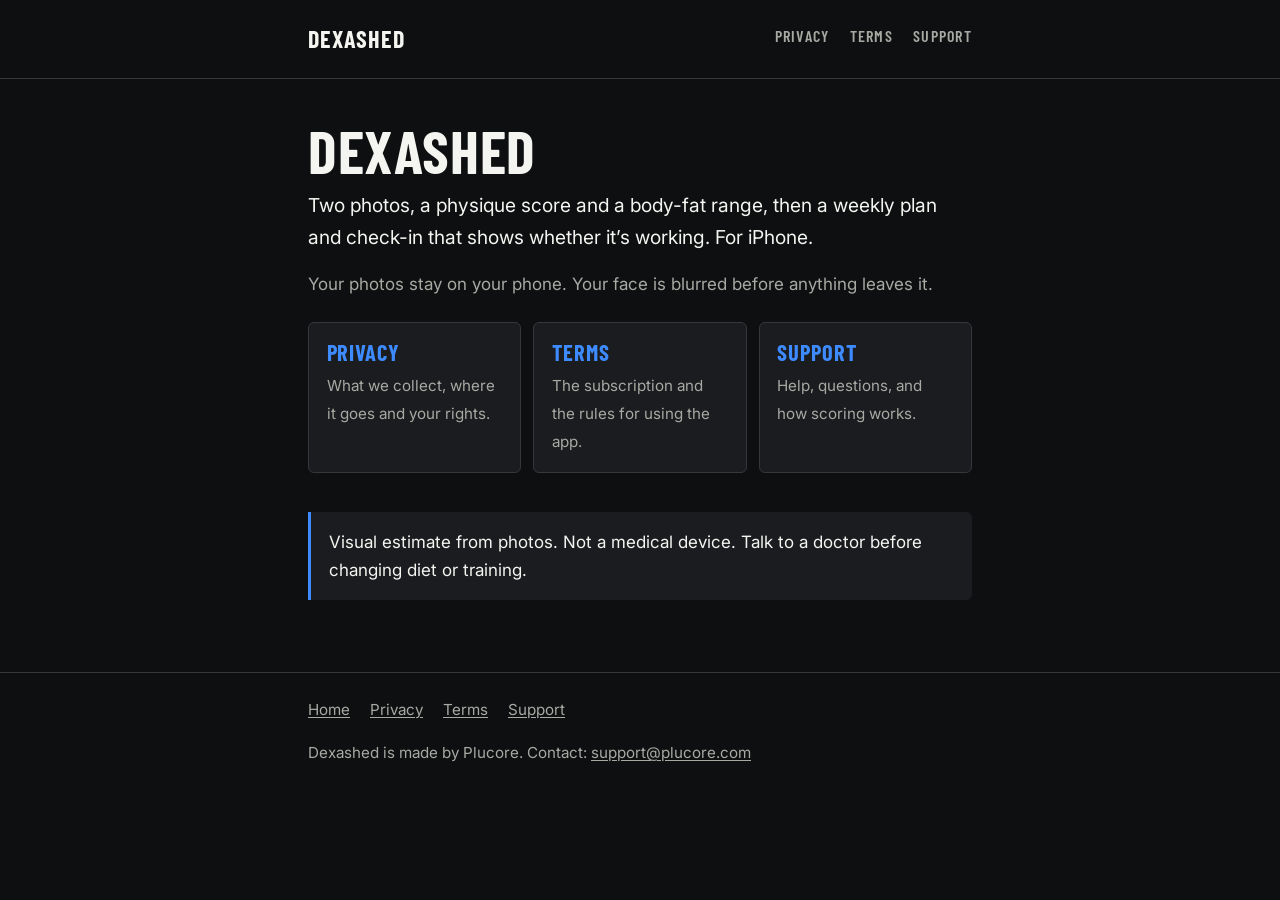
<file: index.html>
<!doctype html>
<html lang="en-GB">
<head>
<meta charset="utf-8">
<meta name="viewport" content="width=device-width, initial-scale=1">
<title>Legal and support</title>
<meta name="description" content="Privacy policy, terms of use and support for the iPhone app.">
<link rel="preconnect" href="https://fonts.googleapis.com">
<link rel="preconnect" href="https://fonts.gstatic.com" crossorigin>
<link rel="stylesheet" href="https://fonts.googleapis.com/css2?family=Barlow+Condensed:wght@600;700&family=Inter:wght@400;600&display=swap">
<link rel="stylesheet" href="style.css">
</head>
<body>
<header class="site"><div class="wrap">
  <a class="brand app" href="./" aria-current="page"></a>
  <nav class="site" aria-label="Pages"><ul>
    <li><a href="privacy.html">Privacy</a></li>
    <li><a href="terms.html">Terms</a></li>
    <li><a href="support.html">Support</a></li>
  </ul></nav>
</div></header>

<main><div class="wrap">
<h1 class="app"></h1>
<p class="lede">Two photos, a physique score and a body-fat range, then a weekly plan and check-in that shows whether it’s working. For iPhone.</p>
<p class="muted">Your photos stay on your phone. Your face is blurred before anything leaves it.</p>

<ul class="cards">
  <li><a href="privacy.html"><strong>Privacy</strong><span>What we collect, where it goes and your rights.</span></a></li>
  <li><a href="terms.html"><strong>Terms</strong><span>The subscription and the rules for using the app.</span></a></li>
  <li><a href="support.html"><strong>Support</strong><span>Help, questions, and how scoring works.</span></a></li>
</ul>

<div class="note"><p>Visual estimate from photos. Not a medical device. Talk to a doctor before changing diet or training.</p></div>
</div></main>

<footer class="site"><div class="wrap">
  <ul>
    <li><a href="./">Home</a></li>
    <li><a href="privacy.html">Privacy</a></li>
    <li><a href="terms.html">Terms</a></li>
    <li><a href="support.html">Support</a></li>
  </ul>
  <p><span class="app"></span> is made by Plucore. Contact: <a href="mailto:support@plucore.com">support@plucore.com</a></p>
</div></footer>
</body>
</html>
</file>
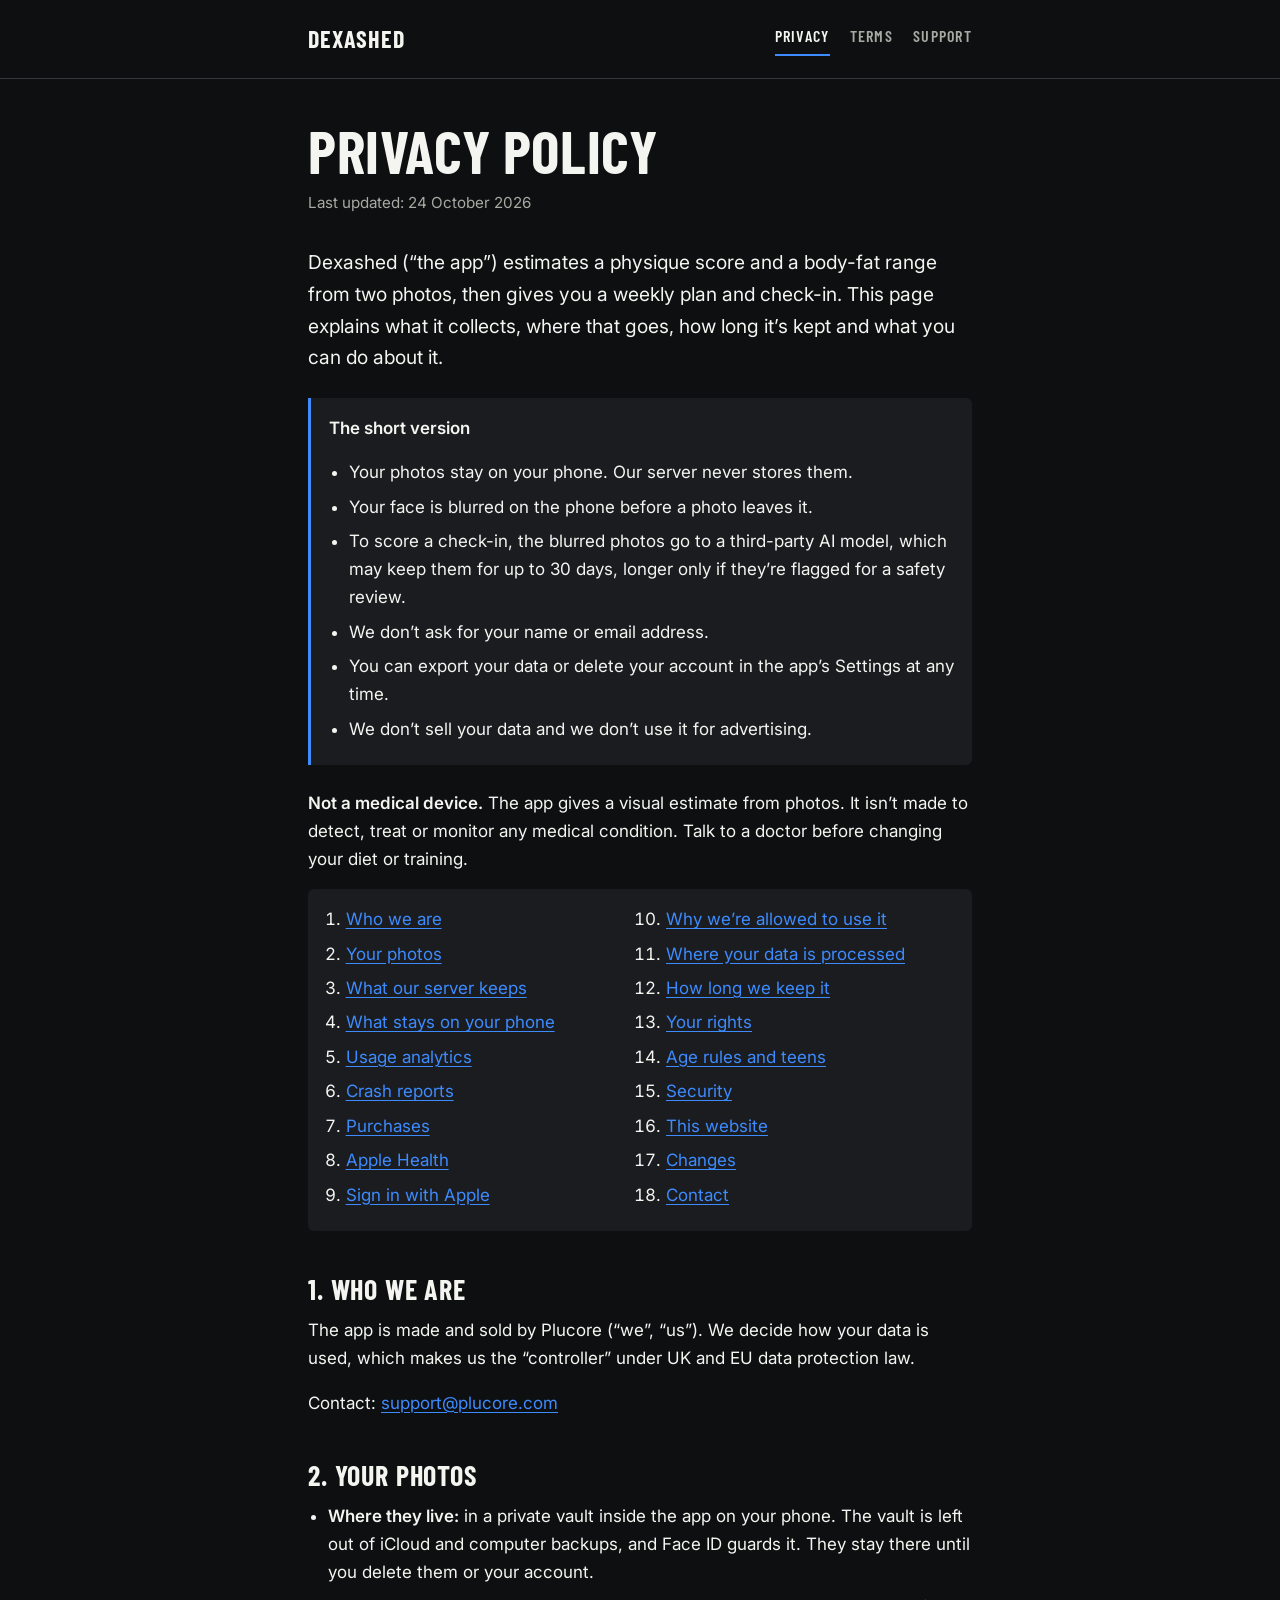
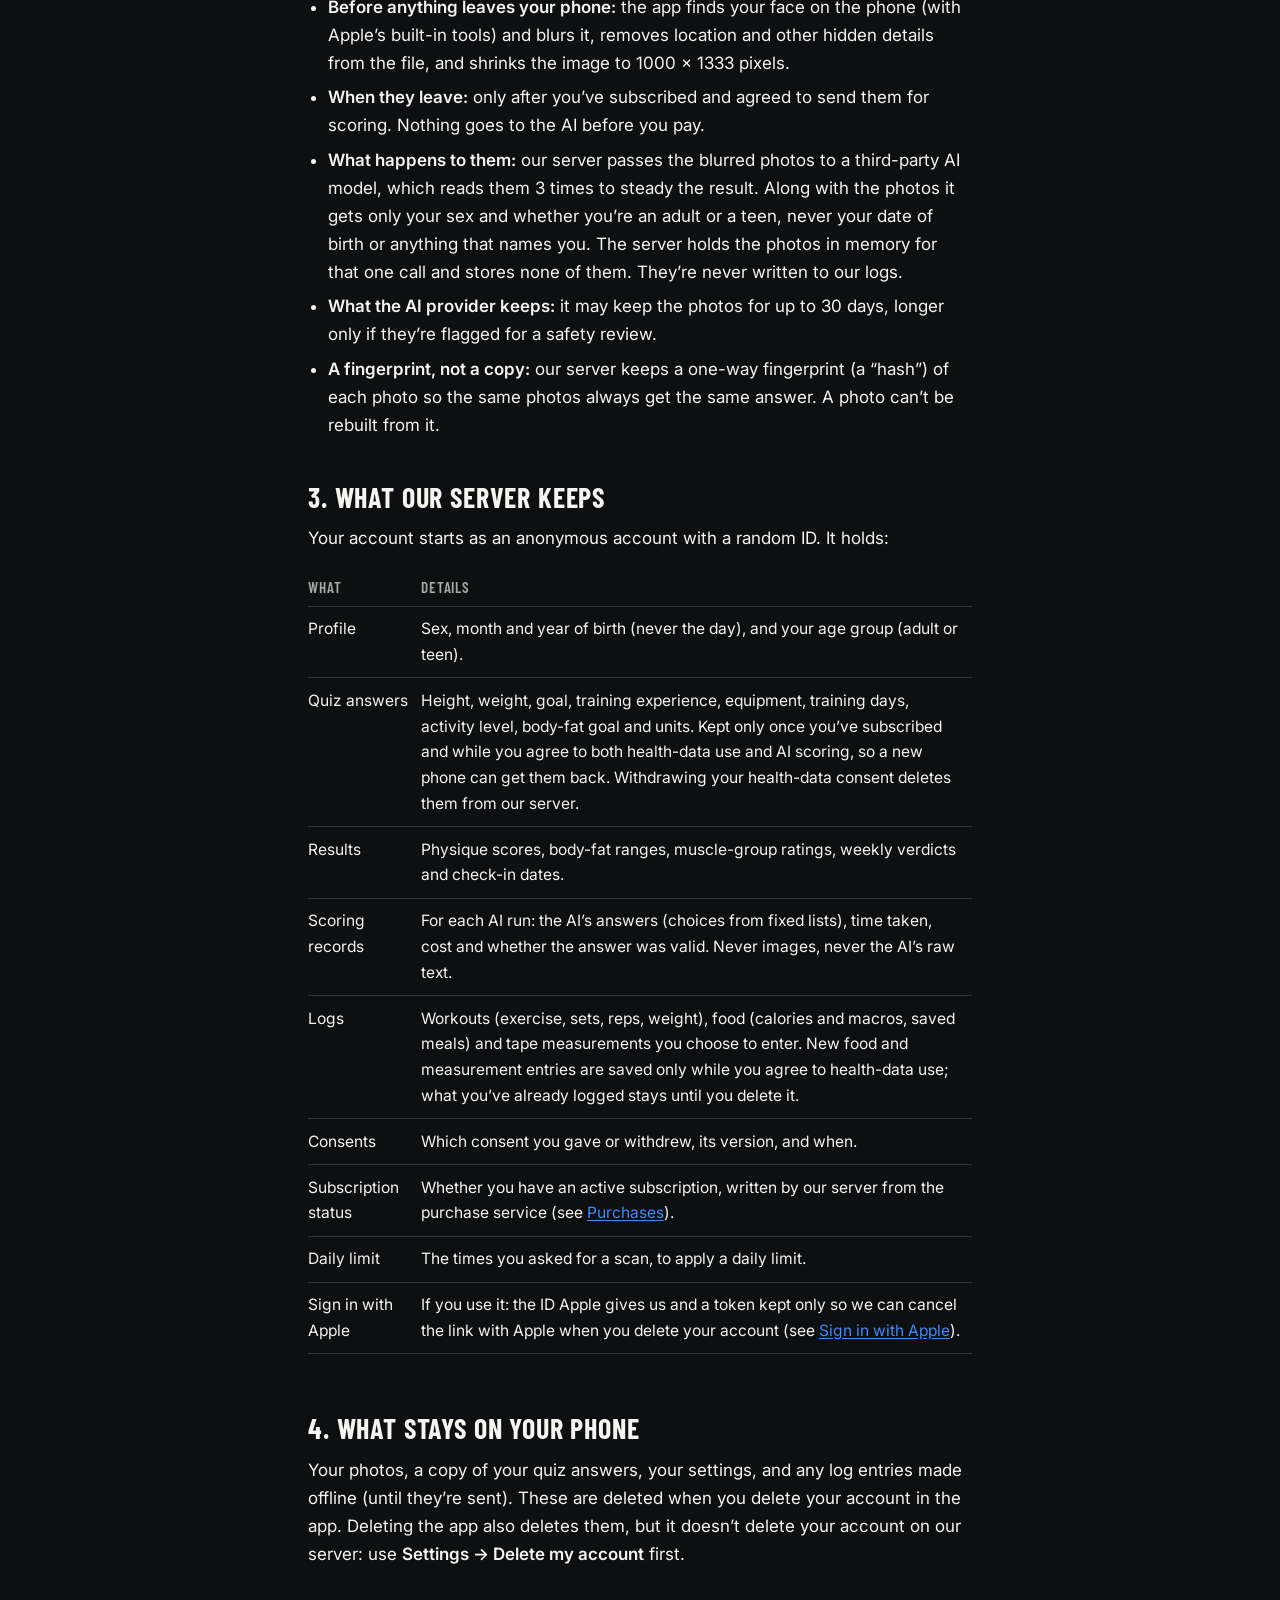
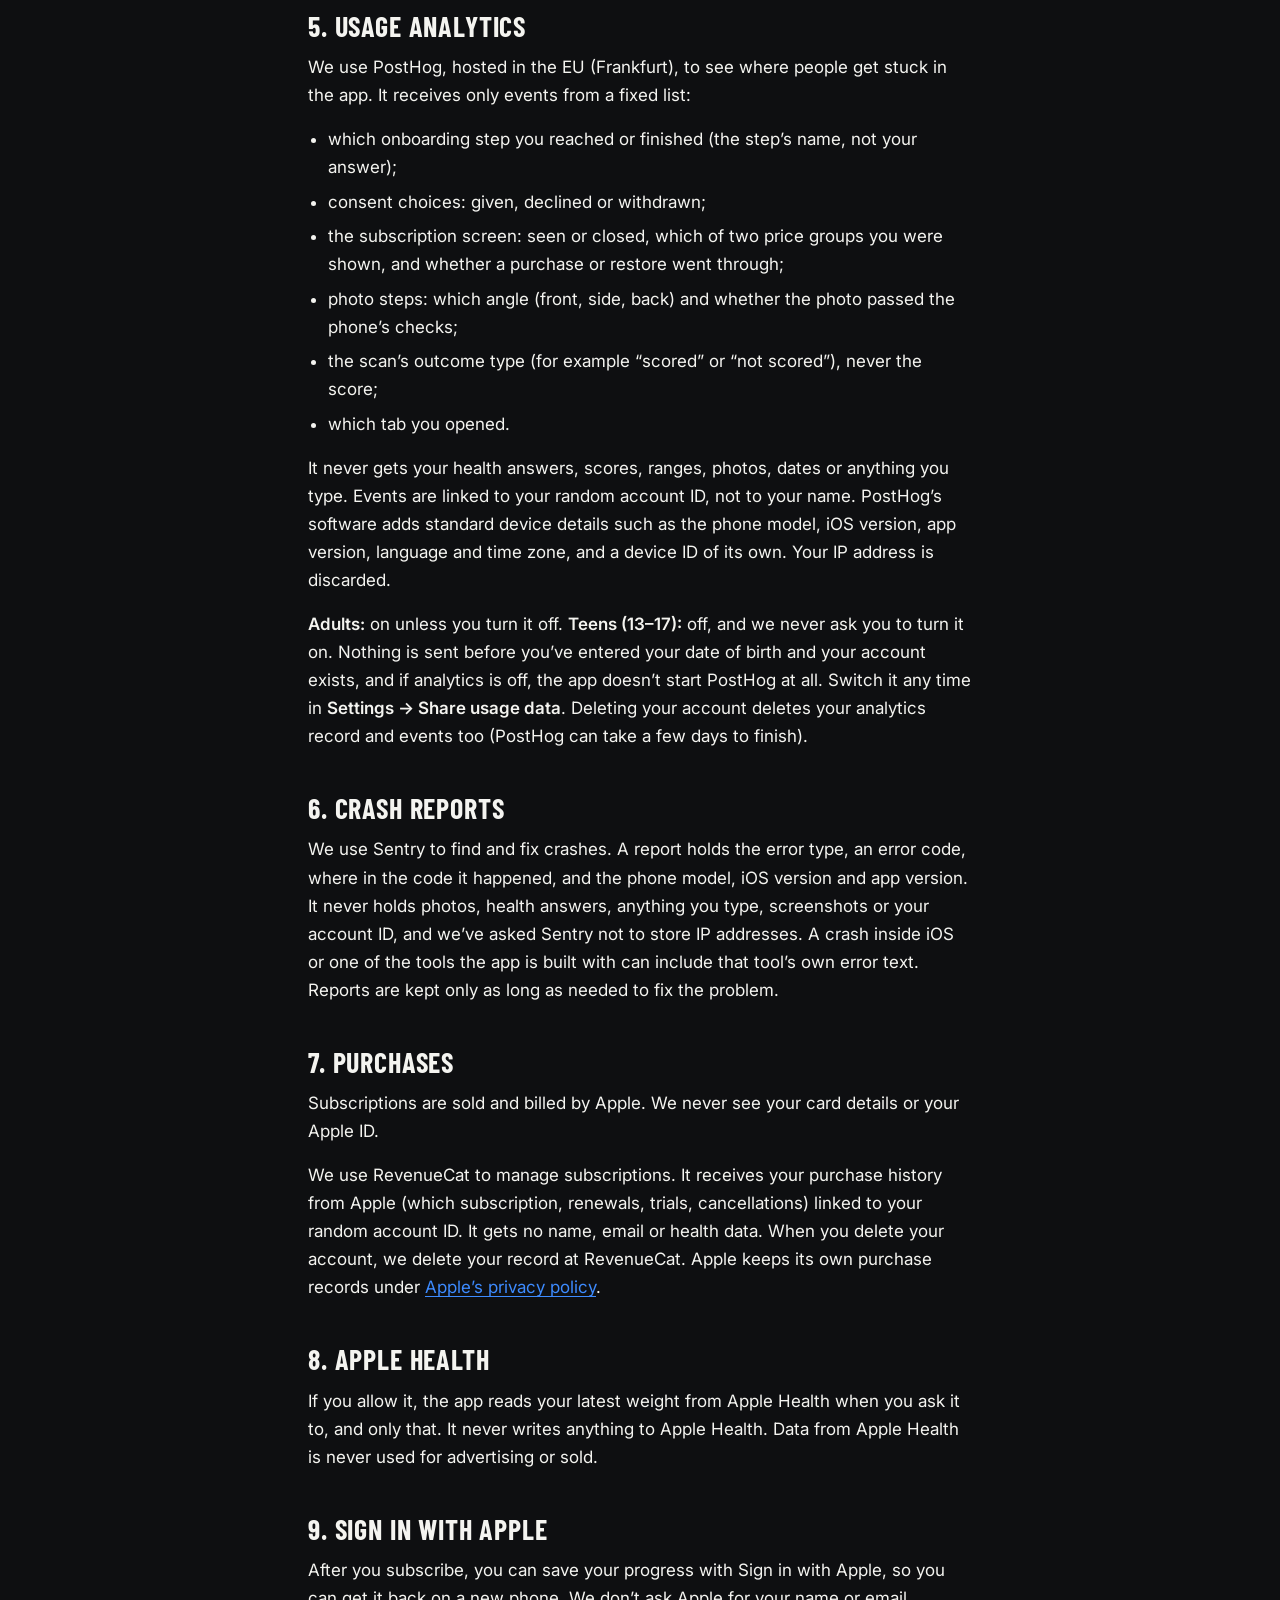
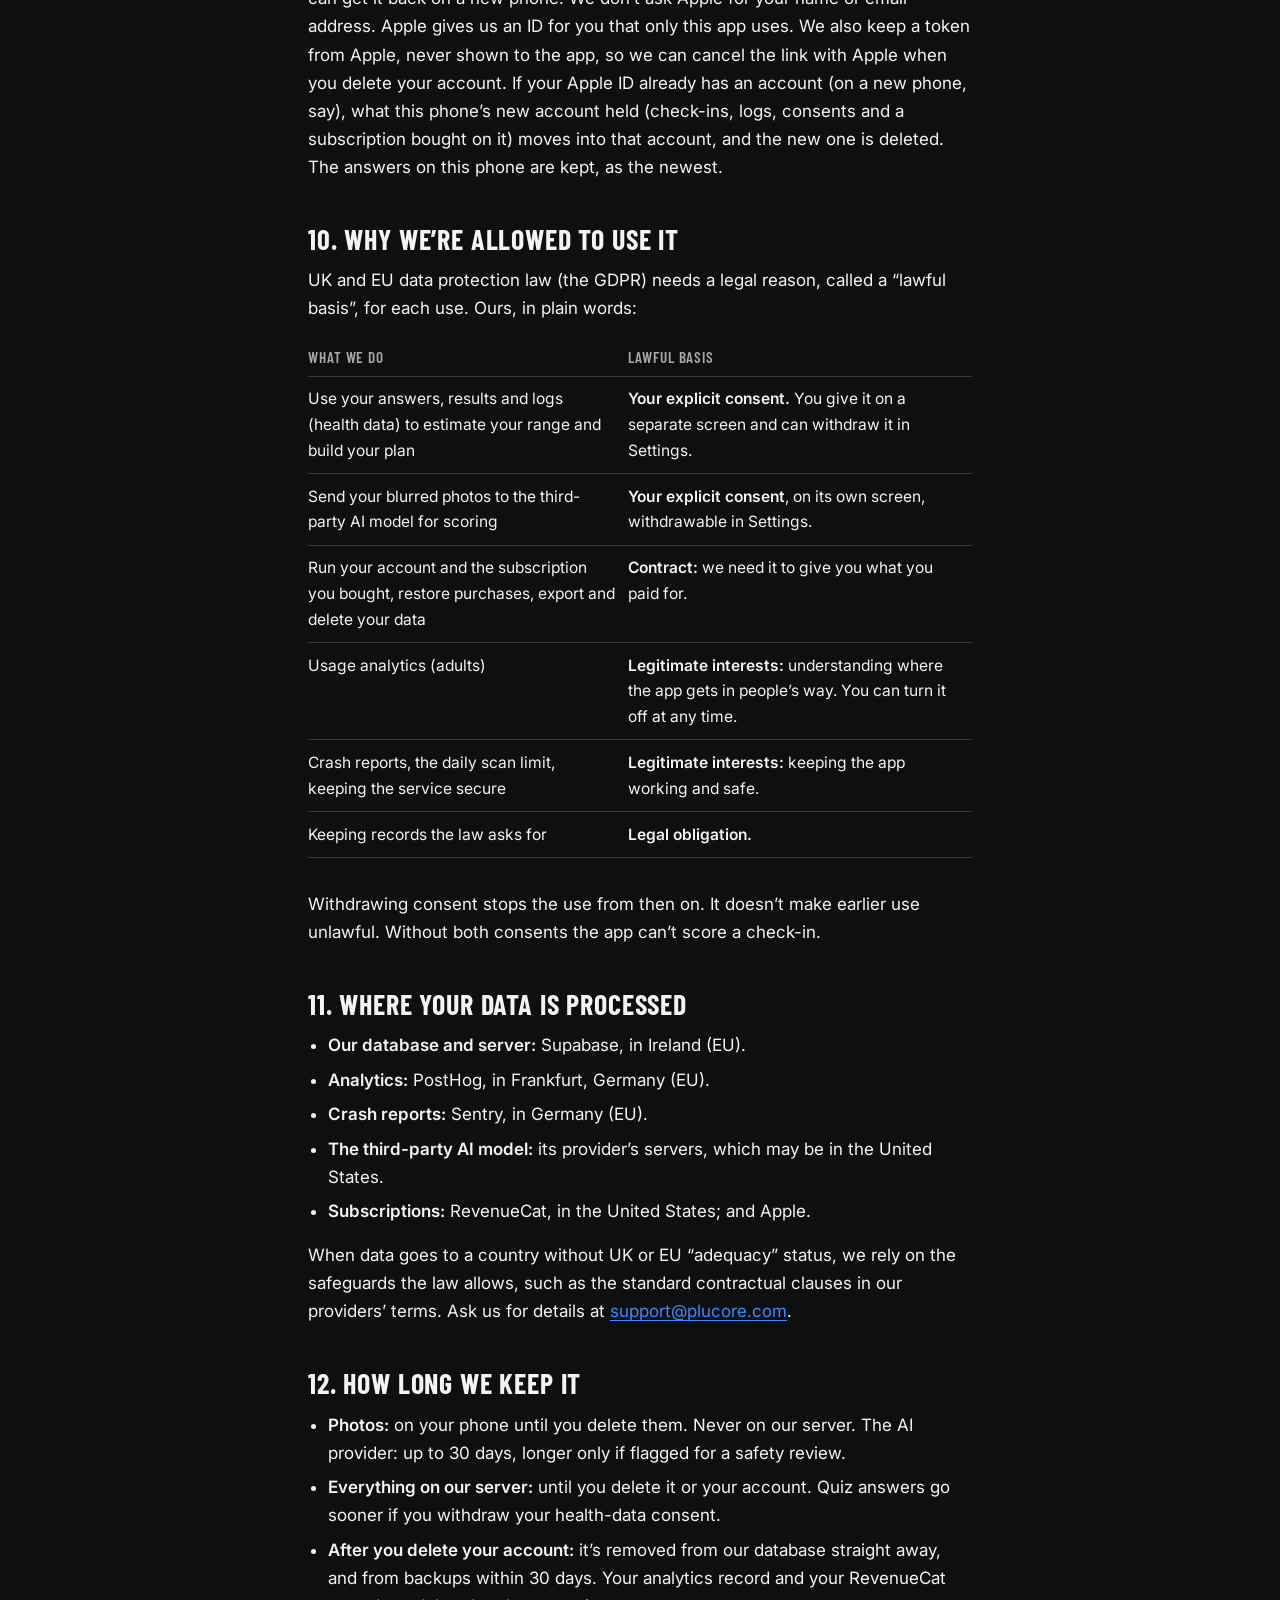
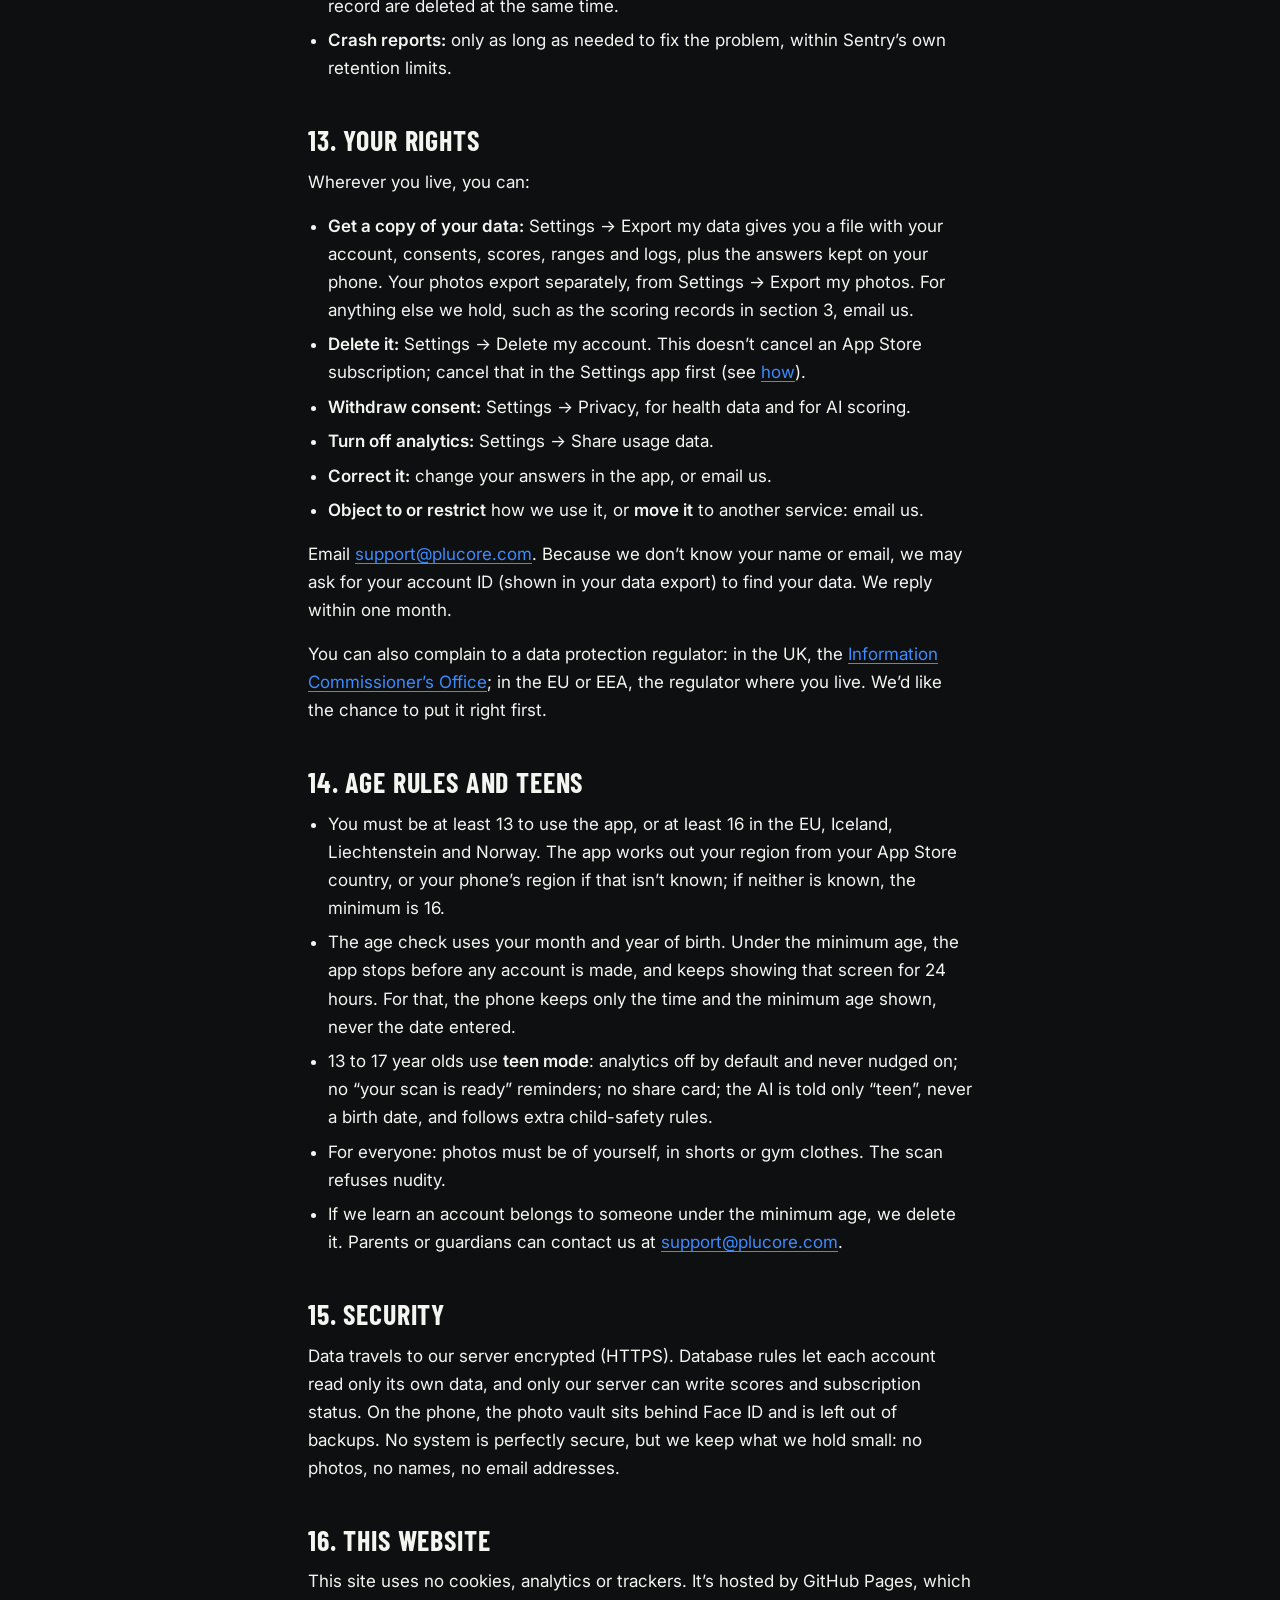
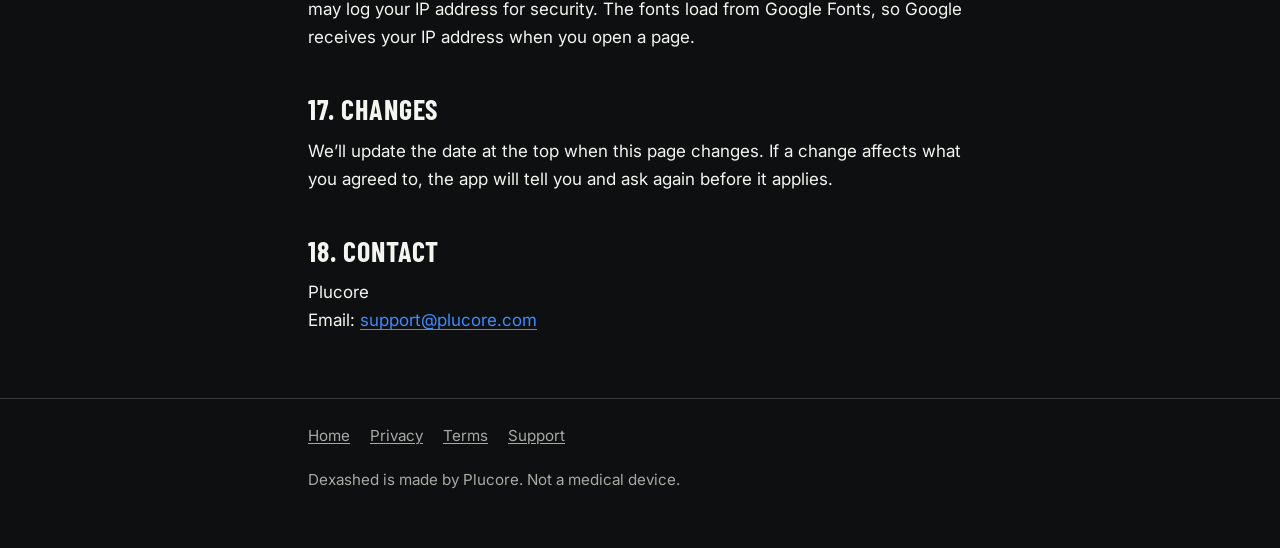
<file: privacy.html>
<!doctype html>
<html lang="en-GB">
<head>
<meta charset="utf-8">
<meta name="viewport" content="width=device-width, initial-scale=1">
<title>Privacy policy</title>
<meta name="description" content="What the app collects, where it goes, how long it's kept, and your rights.">
<link rel="preconnect" href="https://fonts.googleapis.com">
<link rel="preconnect" href="https://fonts.gstatic.com" crossorigin>
<link rel="stylesheet" href="https://fonts.googleapis.com/css2?family=Barlow+Condensed:wght@600;700&family=Inter:wght@400;600&display=swap">
<link rel="stylesheet" href="style.css">
</head>
<!--
  Numbers on this page come from the app's parameter file. Each is followed by a comment naming
  the parameter it came from. If the parameter changes, change the number here too.
-->
<body>
<header class="site"><div class="wrap">
  <a class="brand app" href="./"></a>
  <nav class="site" aria-label="Pages"><ul>
    <li><a href="privacy.html" aria-current="page">Privacy</a></li>
    <li><a href="terms.html">Terms</a></li>
    <li><a href="support.html">Support</a></li>
  </ul></nav>
</div></header>

<main><div class="wrap">
<h1>Privacy policy</h1>
<p class="updated">Last updated: 24 October 2026</p>

<p class="lede"><span class="app"></span> (“the app”) estimates a physique score and a body-fat range from two photos, then gives you a weekly plan and check-in. This page explains what it collects, where that goes, how long it’s kept and what you can do about it.</p>

<div class="note">
<p><strong>The short version</strong></p>
<ul>
  <li>Your photos stay on your phone. Our server never stores them.</li>
  <li>Your face is blurred on the phone before a photo leaves it.</li>
  <li>To score a check-in, the blurred photos go to a third-party AI model, which may keep them for up to 30<!-- AI_RETENTION_MAX_DAYS --> days, longer only if they’re flagged for a safety review.</li>
  <li>We don’t ask for your name or email address.</li>
  <li>You can export your data or delete your account in the app’s Settings at any time.</li>
  <li>We don’t sell your data and we don’t use it for advertising.</li>
</ul>
</div>

<p><strong>Not a medical device.</strong> The app gives a visual estimate from photos. It isn’t made to detect, treat or monitor any medical condition. Talk to a doctor before changing your diet or training.</p>

<nav class="toc" aria-label="On this page"><ol>
  <li><a href="#who">Who we are</a></li>
  <li><a href="#photos">Your photos</a></li>
  <li><a href="#server">What our server keeps</a></li>
  <li><a href="#phone">What stays on your phone</a></li>
  <li><a href="#analytics">Usage analytics</a></li>
  <li><a href="#crashes">Crash reports</a></li>
  <li><a href="#purchases">Purchases</a></li>
  <li><a href="#health">Apple Health</a></li>
  <li><a href="#apple">Sign in with Apple</a></li>
  <li><a href="#bases">Why we’re allowed to use it</a></li>
  <li><a href="#where">Where your data is processed</a></li>
  <li><a href="#retention">How long we keep it</a></li>
  <li><a href="#rights">Your rights</a></li>
  <li><a href="#age">Age rules and teens</a></li>
  <li><a href="#security">Security</a></li>
  <li><a href="#website">This website</a></li>
  <li><a href="#changes">Changes</a></li>
  <li><a href="#contact">Contact</a></li>
</ol></nav>

<h2 id="who">1. Who we are</h2>
<p>The app is made and sold by Plucore (“we”, “us”). We decide how your data is used, which makes us the “controller” under UK and EU data protection law.</p>
<p>Contact: <a href="mailto:support@plucore.com">support@plucore.com</a></p>

<h2 id="photos">2. Your photos</h2>
<ul>
  <li><strong>Where they live:</strong> in a private vault inside the app on your phone. The vault is left out of iCloud and computer backups<!-- VAULT_CLOUD_BACKUP = false -->, and Face ID guards it. They stay there until you delete them or your account.</li>
  <li><strong>Before anything leaves your phone:</strong> the app finds your face on the phone (with Apple’s built-in tools) and blurs it, removes location and other hidden details from the file, and shrinks the image to 1000 × 1333 pixels<!-- UPLOAD_PX -->.</li>
  <li><strong>When they leave:</strong> only after you’ve subscribed and agreed to send them for scoring. Nothing goes to the AI before you pay.</li>
  <li><strong>What happens to them:</strong> our server passes the blurred photos to a third-party AI model, which reads them 3<!-- RUNS_PER_CHECKIN --> times to steady the result. Along with the photos it gets only your sex and whether you’re an adult or a teen, never your date of birth or anything that names you. The server holds the photos in memory for that one call and stores none of them<!-- SERVER_PHOTO_RETENTION_H = 0 -->. They’re never written to our logs.</li>
  <li><strong>What the AI provider keeps:</strong> it may keep the photos for up to 30<!-- AI_RETENTION_MAX_DAYS --> days, longer only if they’re flagged for a safety review.</li>
  <li><strong>A fingerprint, not a copy:</strong> our server keeps a one-way fingerprint (a “hash”) of each photo so the same photos always get the same answer. A photo can’t be rebuilt from it.</li>
</ul>

<h2 id="server">3. What our server keeps</h2>
<p>Your account starts as an anonymous account with a random ID. It holds:</p>
<div class="table-scroll"><table>
  <thead><tr><th scope="col">What</th><th scope="col">Details</th></tr></thead>
  <tbody>
    <tr><td>Profile</td><td>Sex, month and year of birth (never the day), and your age group (adult or teen).</td></tr>
    <tr><td>Quiz answers</td><td>Height, weight, goal, training experience, equipment, training days, activity level, body-fat goal and units. Kept only once you’ve subscribed and while you agree to both health-data use and AI scoring, so a new phone can get them back. Withdrawing your health-data consent deletes them from our server.</td></tr>
    <tr><td>Results</td><td>Physique scores, body-fat ranges, muscle-group ratings, weekly verdicts and check-in dates.</td></tr>
    <tr><td>Scoring records</td><td>For each AI run: the AI’s answers (choices from fixed lists), time taken, cost and whether the answer was valid. Never images, never the AI’s raw text.</td></tr>
    <tr><td>Logs</td><td>Workouts (exercise, sets, reps, weight), food (calories and macros, saved meals) and tape measurements you choose to enter. New food and measurement entries are saved only while you agree to health-data use; what you’ve already logged stays until you delete it.</td></tr>
    <tr><td>Consents</td><td>Which consent you gave or withdrew, its version, and when.</td></tr>
    <tr><td>Subscription status</td><td>Whether you have an active subscription, written by our server from the purchase service (see <a href="#purchases">Purchases</a>).</td></tr>
    <tr><td>Daily limit</td><td>The times you asked for a scan, to apply a daily limit.</td></tr>
    <tr><td>Sign in with Apple</td><td>If you use it: the ID Apple gives us and a token kept only so we can cancel the link with Apple when you delete your account (see <a href="#apple">Sign in with Apple</a>).</td></tr>
  </tbody>
</table></div>

<h2 id="phone">4. What stays on your phone</h2>
<p>Your photos, a copy of your quiz answers, your settings, and any log entries made offline (until they’re sent). These are deleted when you delete your account in the app. Deleting the app also deletes them, but it doesn’t delete your account on our server: use <strong>Settings → Delete my account</strong> first.</p>

<h2 id="analytics">5. Usage analytics</h2>
<p>We use PostHog, hosted in the EU (Frankfurt), to see where people get stuck in the app. It receives only events from a fixed list:</p>
<ul>
  <li>which onboarding step you reached or finished (the step’s name, not your answer);</li>
  <li>consent choices: given, declined or withdrawn;</li>
  <li>the subscription screen: seen or closed, which of two price groups you were shown, and whether a purchase or restore went through;</li>
  <li>photo steps: which angle (front, side, back) and whether the photo passed the phone’s checks;</li>
  <li>the scan’s outcome type (for example “scored” or “not scored”), never the score;</li>
  <li>which tab you opened.</li>
</ul>
<p>It never gets your health answers, scores, ranges, photos, dates or anything you type. Events are linked to your random account ID, not to your name. PostHog’s software adds standard device details such as the phone model, iOS version, app version, language and time zone, and a device ID of its own. Your IP address is discarded.</p>
<p><strong>Adults:</strong> on unless you turn it off<!-- ANALYTICS_DEFAULT_ON_ADULT = true -->. <strong>Teens (13–17):</strong> off, and we never ask you to turn it on<!-- ANALYTICS_DEFAULT_ON_TEEN = false -->. Nothing is sent before you’ve entered your date of birth and your account exists, and if analytics is off, the app doesn’t start PostHog at all. Switch it any time in <strong>Settings → Share usage data</strong>. Deleting your account deletes your analytics record and events too (PostHog can take a few days to finish).</p>

<h2 id="crashes">6. Crash reports</h2>
<p>We use Sentry to find and fix crashes. A report holds the error type, an error code, where in the code it happened, and the phone model, iOS version and app version. It never holds photos, health answers, anything you type, screenshots or your account ID, and we’ve asked Sentry not to store IP addresses. A crash inside iOS or one of the tools the app is built with can include that tool’s own error text. Reports are kept only as long as needed to fix the problem.</p>

<h2 id="purchases">7. Purchases</h2>
<p>Subscriptions are sold and billed by Apple. We never see your card details or your Apple ID.</p>
<p>We use RevenueCat to manage subscriptions. It receives your purchase history from Apple (which subscription, renewals, trials, cancellations) linked to your random account ID. It gets no name, email or health data. When you delete your account, we delete your record at RevenueCat. Apple keeps its own purchase records under <a href="https://www.apple.com/legal/privacy/">Apple’s privacy policy</a>.</p>

<h2 id="health">8. Apple Health</h2>
<p>If you allow it, the app reads your latest weight from Apple Health when you ask it to, and only that. It never writes anything to Apple Health. Data from Apple Health is never used for advertising or sold.</p>

<h2 id="apple">9. Sign in with Apple</h2>
<p>After you subscribe, you can save your progress with Sign in with Apple, so you can get it back on a new phone. We don’t ask Apple for your name or email address. Apple gives us an ID for you that only this app uses. We also keep a token from Apple, never shown to the app, so we can cancel the link with Apple when you delete your account. If your Apple ID already has an account (on a new phone, say), what this phone’s new account held (check-ins, logs, consents and a subscription bought on it) moves into that account, and the new one is deleted. The answers on this phone are kept, as the newest.</p>

<h2 id="bases">10. Why we’re allowed to use it</h2>
<p>UK and EU data protection law (the GDPR) needs a legal reason, called a “lawful basis”, for each use. Ours, in plain words:</p>
<div class="table-scroll"><table>
  <thead><tr><th scope="col">What we do</th><th scope="col">Lawful basis</th></tr></thead>
  <tbody>
    <tr><td>Use your answers, results and logs (health data) to estimate your range and build your plan</td><td><strong>Your explicit consent.</strong> You give it on a separate screen and can withdraw it in Settings.</td></tr>
    <tr><td>Send your blurred photos to the third-party AI model for scoring</td><td><strong>Your explicit consent</strong>, on its own screen, withdrawable in Settings.</td></tr>
    <tr><td>Run your account and the subscription you bought, restore purchases, export and delete your data</td><td><strong>Contract:</strong> we need it to give you what you paid for.</td></tr>
    <tr><td>Usage analytics (adults)</td><td><strong>Legitimate interests:</strong> understanding where the app gets in people’s way. You can turn it off at any time.</td></tr>
    <tr><td>Crash reports, the daily scan limit, keeping the service secure</td><td><strong>Legitimate interests:</strong> keeping the app working and safe.</td></tr>
    <tr><td>Keeping records the law asks for</td><td><strong>Legal obligation.</strong></td></tr>
  </tbody>
</table></div>
<p>Withdrawing consent stops the use from then on. It doesn’t make earlier use unlawful. Without both consents the app can’t score a check-in.</p>

<h2 id="where">11. Where your data is processed</h2>
<ul>
  <li><strong>Our database and server:</strong> Supabase, in Ireland (EU).</li>
  <li><strong>Analytics:</strong> PostHog, in Frankfurt, Germany (EU).</li>
  <li><strong>Crash reports:</strong> Sentry, in Germany (EU).</li>
  <li><strong>The third-party AI model:</strong> its provider’s servers, which may be in the United States.</li>
  <li><strong>Subscriptions:</strong> RevenueCat, in the United States; and Apple.</li>
</ul>
<p>When data goes to a country without UK or EU “adequacy” status, we rely on the safeguards the law allows, such as the standard contractual clauses in our providers’ terms. Ask us for details at <a href="mailto:support@plucore.com">support@plucore.com</a>.</p>

<h2 id="retention">12. How long we keep it</h2>
<ul>
  <li><strong>Photos:</strong> on your phone until you delete them. Never on our server. The AI provider: up to 30<!-- AI_RETENTION_MAX_DAYS --> days, longer only if flagged for a safety review.</li>
  <li><strong>Everything on our server:</strong> until you delete it or your account. Quiz answers go sooner if you withdraw your health-data consent.</li>
  <li><strong>After you delete your account:</strong> it’s removed from our database straight away, and from backups within 30<!-- DELETE_SLA_DAYS --> days. Your analytics record and your RevenueCat record are deleted at the same time.</li>
  <li><strong>Crash reports:</strong> only as long as needed to fix the problem, within Sentry’s own retention limits.</li>
</ul>

<h2 id="rights">13. Your rights</h2>
<p>Wherever you live, you can:</p>
<ul>
  <li><strong>Get a copy of your data:</strong> Settings → Export my data gives you a file with your account, consents, scores, ranges and logs, plus the answers kept on your phone. Your photos export separately, from Settings → Export my photos. For anything else we hold, such as the scoring records in section 3, email us.</li>
  <li><strong>Delete it:</strong> Settings → Delete my account. This doesn’t cancel an App Store subscription; cancel that in the Settings app first (see <a href="support.html#cancel">how</a>).</li>
  <li><strong>Withdraw consent:</strong> Settings → Privacy, for health data and for AI scoring.</li>
  <li><strong>Turn off analytics:</strong> Settings → Share usage data.</li>
  <li><strong>Correct it:</strong> change your answers in the app, or email us.</li>
  <li><strong>Object to or restrict</strong> how we use it, or <strong>move it</strong> to another service: email us.</li>
</ul>
<p>Email <a href="mailto:support@plucore.com">support@plucore.com</a>. Because we don’t know your name or email, we may ask for your account ID (shown in your data export) to find your data. We reply within one month.</p>
<p>You can also complain to a data protection regulator: in the UK, the <a href="https://ico.org.uk/make-a-complaint/">Information Commissioner’s Office</a>; in the EU or EEA, the regulator where you live. We’d like the chance to put it right first.</p>

<h2 id="age">14. Age rules and teens</h2>
<ul>
  <li>You must be at least 13<!-- MIN_AGE --> to use the app, or at least 16<!-- MIN_AGE_STRICT --> in the EU, Iceland, Liechtenstein and Norway<!-- MIN_AGE_STRICT_REGIONS -->. The app works out your region from your App Store country, or your phone’s region if that isn’t known; if neither is known, the minimum is 16.</li>
  <li>The age check uses your month and year of birth. Under the minimum age, the app stops before any account is made, and keeps showing that screen for 24 hours<!-- AGE_BLOCK_COOLDOWN_H -->. For that, the phone keeps only the time and the minimum age shown, never the date entered.</li>
  <li>13 to 17<!-- MIN_AGE to ADULT_AGE − 1 --> year olds use <strong>teen mode</strong>: analytics off by default and never nudged on; no “your scan is ready” reminders; no share card; the AI is told only “teen”, never a birth date, and follows extra child-safety rules.</li>
  <li>For everyone: photos must be of yourself, in shorts or gym clothes. The scan refuses nudity.</li>
  <li>If we learn an account belongs to someone under the minimum age, we delete it. Parents or guardians can contact us at <a href="mailto:support@plucore.com">support@plucore.com</a>.</li>
</ul>

<h2 id="security">15. Security</h2>
<p>Data travels to our server encrypted (HTTPS). Database rules let each account read only its own data, and only our server can write scores and subscription status. On the phone, the photo vault sits behind Face ID and is left out of backups. No system is perfectly secure, but we keep what we hold small: no photos, no names, no email addresses.</p>

<h2 id="website">16. This website</h2>
<p>This site uses no cookies, analytics or trackers. It’s hosted by GitHub Pages, which may log your IP address for security. The fonts load from Google Fonts, so Google receives your IP address when you open a page.</p>

<h2 id="changes">17. Changes</h2>
<p>We’ll update the date at the top when this page changes. If a change affects what you agreed to, the app will tell you and ask again before it applies.</p>

<h2 id="contact">18. Contact</h2>
<p>Plucore<br>Email: <a href="mailto:support@plucore.com">support@plucore.com</a></p>
</div></main>

<footer class="site"><div class="wrap">
  <ul>
    <li><a href="./">Home</a></li>
    <li><a href="privacy.html">Privacy</a></li>
    <li><a href="terms.html">Terms</a></li>
    <li><a href="support.html">Support</a></li>
  </ul>
  <p><span class="app"></span> is made by Plucore. Not a medical device.</p>
</div></footer>
</body>
</html>
</file>
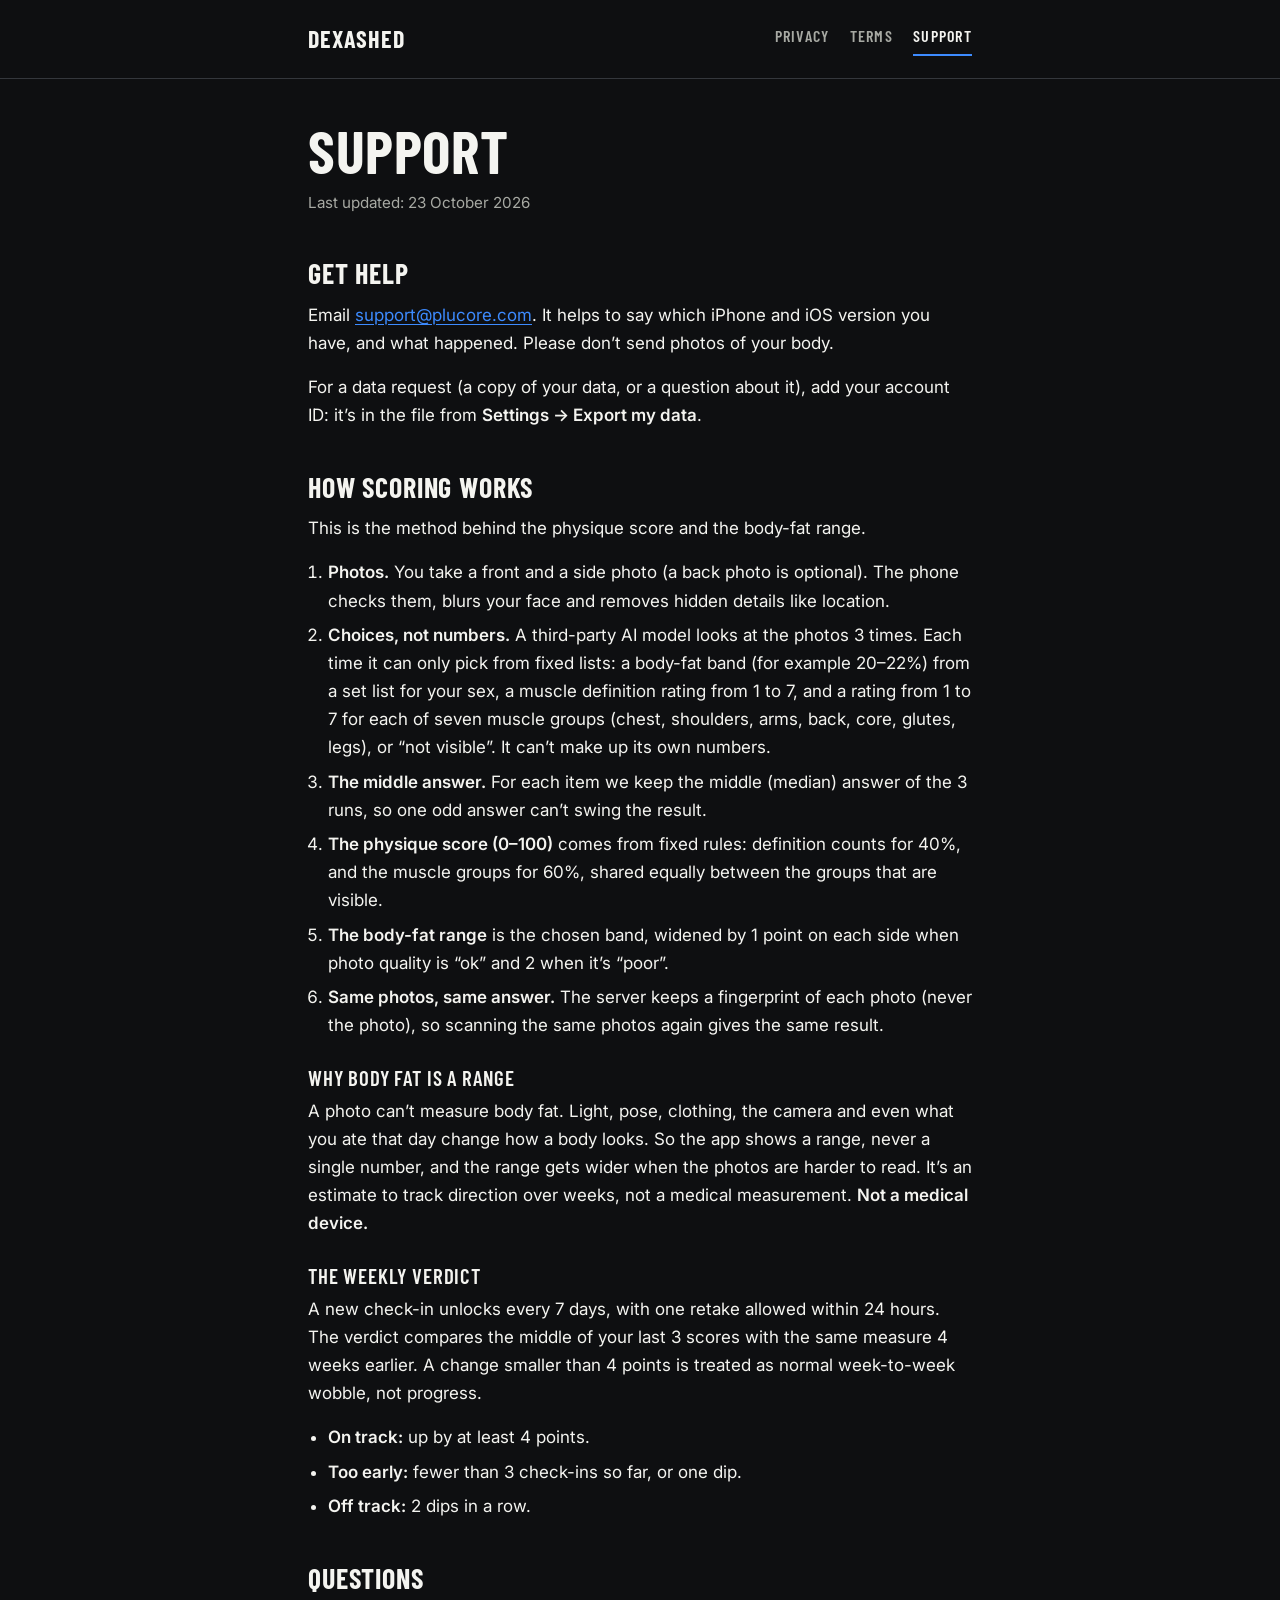
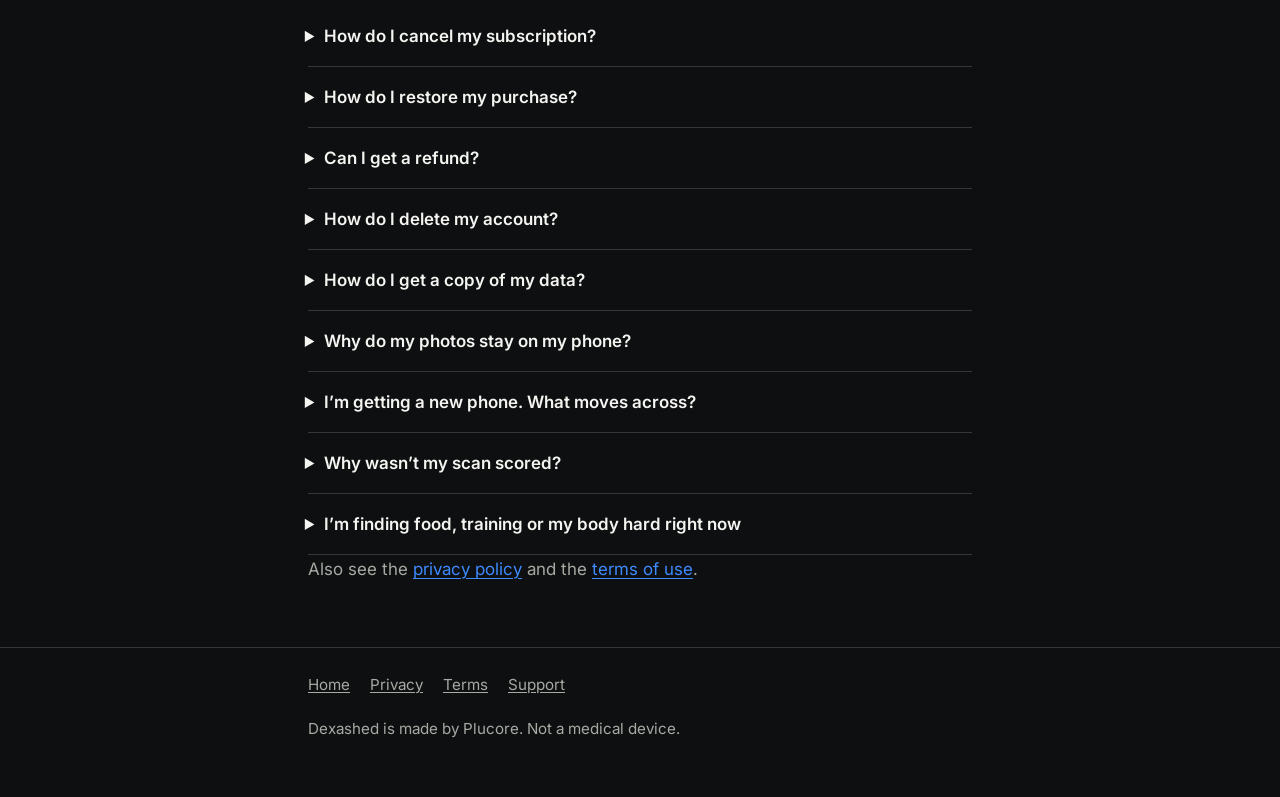
<file: support.html>
<!doctype html>
<html lang="en-GB">
<head>
<meta charset="utf-8">
<meta name="viewport" content="width=device-width, initial-scale=1">
<title>Support</title>
<meta name="description" content="Help, answers to common questions, and how the score and body-fat range are worked out.">
<link rel="preconnect" href="https://fonts.googleapis.com">
<link rel="preconnect" href="https://fonts.gstatic.com" crossorigin>
<link rel="stylesheet" href="https://fonts.googleapis.com/css2?family=Barlow+Condensed:wght@600;700&family=Inter:wght@400;600&display=swap">
<link rel="stylesheet" href="style.css">
</head>
<!--
  Numbers on this page come from the app's parameter file. Each is followed by a comment naming
  the parameter it came from. If the parameter changes, change the number here too.
-->
<body>
<header class="site"><div class="wrap">
  <a class="brand app" href="./"></a>
  <nav class="site" aria-label="Pages"><ul>
    <li><a href="privacy.html">Privacy</a></li>
    <li><a href="terms.html">Terms</a></li>
    <li><a href="support.html" aria-current="page">Support</a></li>
  </ul></nav>
</div></header>

<main><div class="wrap">
<h1>Support</h1>
<p class="updated">Last updated: 23 October 2026</p>

<h2 id="contact">Get help</h2>
<p>Email <a href="mailto:support@plucore.com">support@plucore.com</a>. It helps to say which iPhone and iOS version you have, and what happened. Please don’t send photos of your body.</p>
<p>For a data request (a copy of your data, or a question about it), add your account ID: it’s in the file from <strong>Settings → Export my data</strong>.</p>

<h2 id="how-scoring-works">How scoring works</h2>
<p>This is the method behind the physique score and the body-fat range.</p>
<ol>
  <li><strong>Photos.</strong> You take a front and a side photo (a back photo is optional). The phone checks them, blurs your face and removes hidden details like location.</li>
  <li><strong>Choices, not numbers.</strong> A third-party AI model looks at the photos 3<!-- RUNS_PER_CHECKIN --> times. Each time it can only pick from fixed lists: a body-fat band (for example 20–22%) from a set list for your sex, a muscle definition rating from 1 to 7, and a rating from 1 to 7<!-- RATING_SCALE --> for each of seven muscle groups (chest, shoulders, arms, back, core, glutes, legs)<!-- MUSCLE_GROUPS -->, or “not visible”. It can’t make up its own numbers.</li>
  <li><strong>The middle answer.</strong> For each item we keep the middle (median) answer of the 3<!-- RUNS_PER_CHECKIN --> runs, so one odd answer can’t swing the result.</li>
  <li><strong>The physique score (0–100)</strong> comes from fixed rules: definition counts for 40%, and the muscle groups for 60%, shared equally between the groups that are visible<!-- SCORE_WEIGHTS -->.</li>
  <li><strong>The body-fat range</strong> is the chosen band, widened by 1 point on each side when photo quality is “ok” and 2 when it’s “poor”<!-- BF_RANGE_PAD -->.</li>
  <li><strong>Same photos, same answer.</strong> The server keeps a fingerprint of each photo (never the photo), so scanning the same photos again gives the same result.</li>
</ol>

<h3 id="why-a-range">Why body fat is a range</h3>
<p>A photo can’t measure body fat. Light, pose, clothing, the camera and even what you ate that day change how a body looks. So the app shows a range, never a single number, and the range gets wider when the photos are harder to read. It’s an estimate to track direction over weeks, not a medical measurement. <strong>Not a medical device.</strong></p>

<h3 id="verdict">The weekly verdict</h3>
<p>A new check-in unlocks every 7<!-- SCAN_COOLDOWN_DAYS --> days, with one retake allowed within 24<!-- RETAKE_WINDOW_H --> hours. The verdict compares the middle of your last 3<!-- TREND_WINDOW --> scores with the same measure 4<!-- VERDICT_LOOKBACK_WEEKS --> weeks earlier. A change smaller than 4<!-- CHANGE_MIN_SCORE = SCORE_BAND --> points is treated as normal week-to-week wobble, not progress.</p>
<ul>
  <li><strong>On track:</strong> up by at least 4<!-- CHANGE_MIN_SCORE --> points.</li>
  <li><strong>Too early:</strong> fewer than 3<!-- VERDICT_MIN_CHECKINS --> check-ins so far, or one dip.</li>
  <li><strong>Off track:</strong> 2<!-- OFF_TRACK_CONSECUTIVE --> dips in a row.</li>
</ul>

<h2 id="faq">Questions</h2>

<details id="cancel">
<summary>How do I cancel my subscription?</summary>
<p>Subscriptions are billed by Apple, so you cancel with Apple: open the iPhone’s <strong>Settings</strong> app, tap your name, then <strong>Subscriptions</strong>, choose the app and tap <strong>Cancel Subscription</strong>. In the app, <strong>Settings → Manage or cancel in the App Store</strong> takes you there.</p>
<p>Cancel at least 24<!-- STORE_CANCEL_CUTOFF_H --> hours before the period or free trial ends to avoid the next charge. You keep access until the end of the period you’ve paid for. Deleting the app or your account doesn’t cancel it.</p>
</details>

<details id="restore">
<summary>How do I restore my purchase?</summary>
<p>Tap <strong>Restore purchases</strong> on the subscription screen, or in <strong>Settings</strong>. Use the same Apple ID you bought with. If you saved your progress with Sign in with Apple, sign in on the new phone to get your history back too.</p>
</details>

<details id="refund">
<summary>Can I get a refund?</summary>
<p>Refunds are handled by Apple. Ask at <a href="https://reportaproblem.apple.com/">reportaproblem.apple.com</a>.</p>
</details>

<details id="delete">
<summary>How do I delete my account?</summary>
<p>In the app: <strong>Settings → Delete my account</strong>. It deletes everything our server holds about you (scores, ranges, logs, consents) straight away, and from backups within 30<!-- DELETE_SLA_DAYS --> days. It also deletes the photos and answers on your phone. It can’t be undone, so export first if you want a copy.</p>
<p>It doesn’t cancel an App Store subscription: cancel that first (see above).</p>
</details>

<details id="export">
<summary>How do I get a copy of my data?</summary>
<p><strong>Settings → Export my data</strong> makes a file with your account, consents, scores, ranges and logs, plus the answers kept on your phone. Save or send it from the share sheet.</p>
<p>Your photos export separately: <strong>Settings → Export my photos</strong> (Face ID first).</p>
</details>

<details id="photos">
<summary>Why do my photos stay on my phone?</summary>
<p>Body photos are private, so we built the app not to need them on our server. They’re kept in a vault inside the app, behind Face ID. When you scan, your face is blurred on the phone first, the AI model reads the photos for that one scan, and our server stores none of them. The AI provider may keep them for up to 30<!-- AI_RETENTION_MAX_DAYS --> days, longer only if flagged for a safety review. More in the <a href="privacy.html#photos">privacy policy</a>.</p>
</details>

<details id="new-phone">
<summary>I’m getting a new phone. What moves across?</summary>
<p>If you saved your progress with Sign in with Apple, your scores, plan and logs come back when you sign in. Photos don’t: the vault is left out of iCloud and computer backups to keep them private. Export your photos from the old phone first if you want them.</p>
</details>

<details id="refused">
<summary>Why wasn’t my scan scored?</summary>
<p>The scan refuses photos that show more than one person, aren’t a body photo, or show nudity. Wear shorts or gym clothes, stand alone in good light, and follow the outline on screen.</p>
</details>

<details id="talk">
<summary>I’m finding food, training or my body hard right now</summary>
<p>You don’t have to deal with it alone. In the app, <strong>Settings → Support</strong> lists free, confidential services in the UK and the US. If a life is at risk, call your local emergency number.</p>
</details>

<p class="muted">Also see the <a href="privacy.html">privacy policy</a> and the <a href="terms.html">terms of use</a>.</p>
</div></main>

<footer class="site"><div class="wrap">
  <ul>
    <li><a href="./">Home</a></li>
    <li><a href="privacy.html">Privacy</a></li>
    <li><a href="terms.html">Terms</a></li>
    <li><a href="support.html">Support</a></li>
  </ul>
  <p><span class="app"></span> is made by Plucore. Not a medical device.</p>
</div></footer>
</body>
</html>
</file>
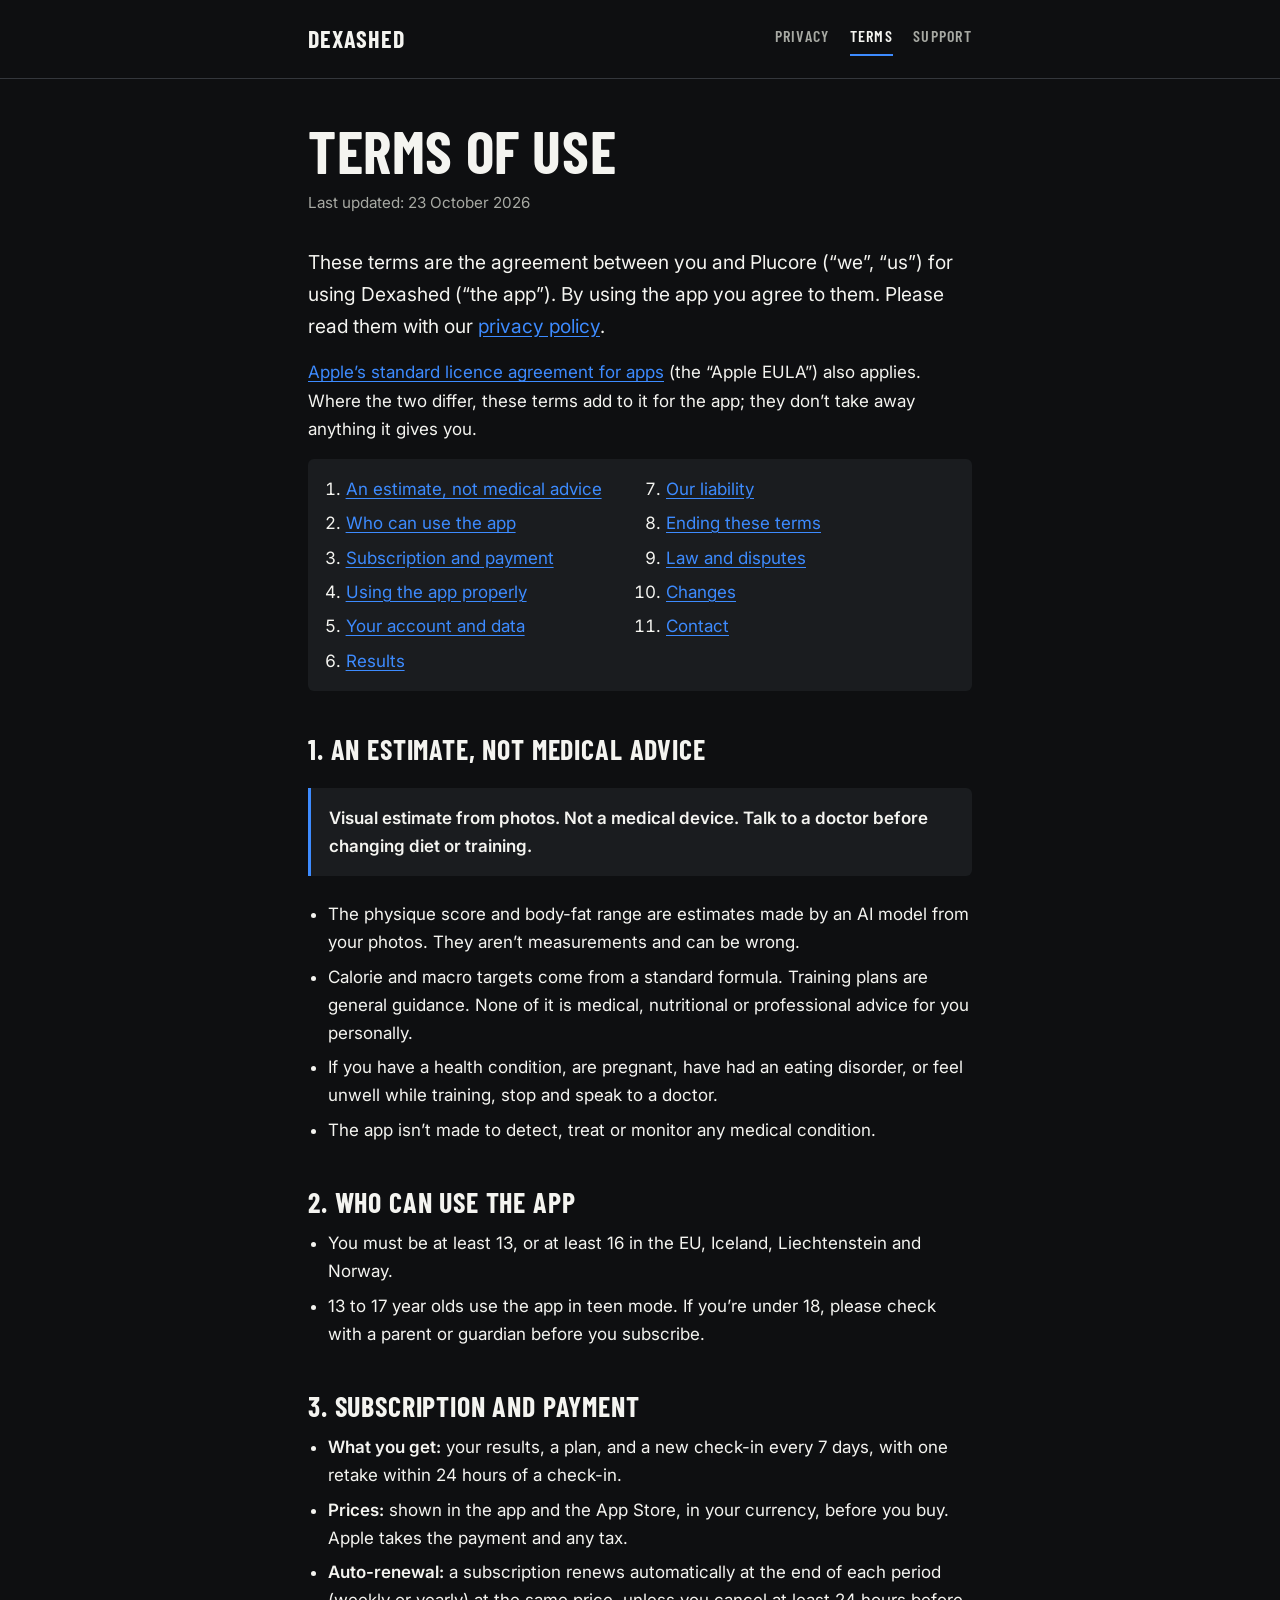
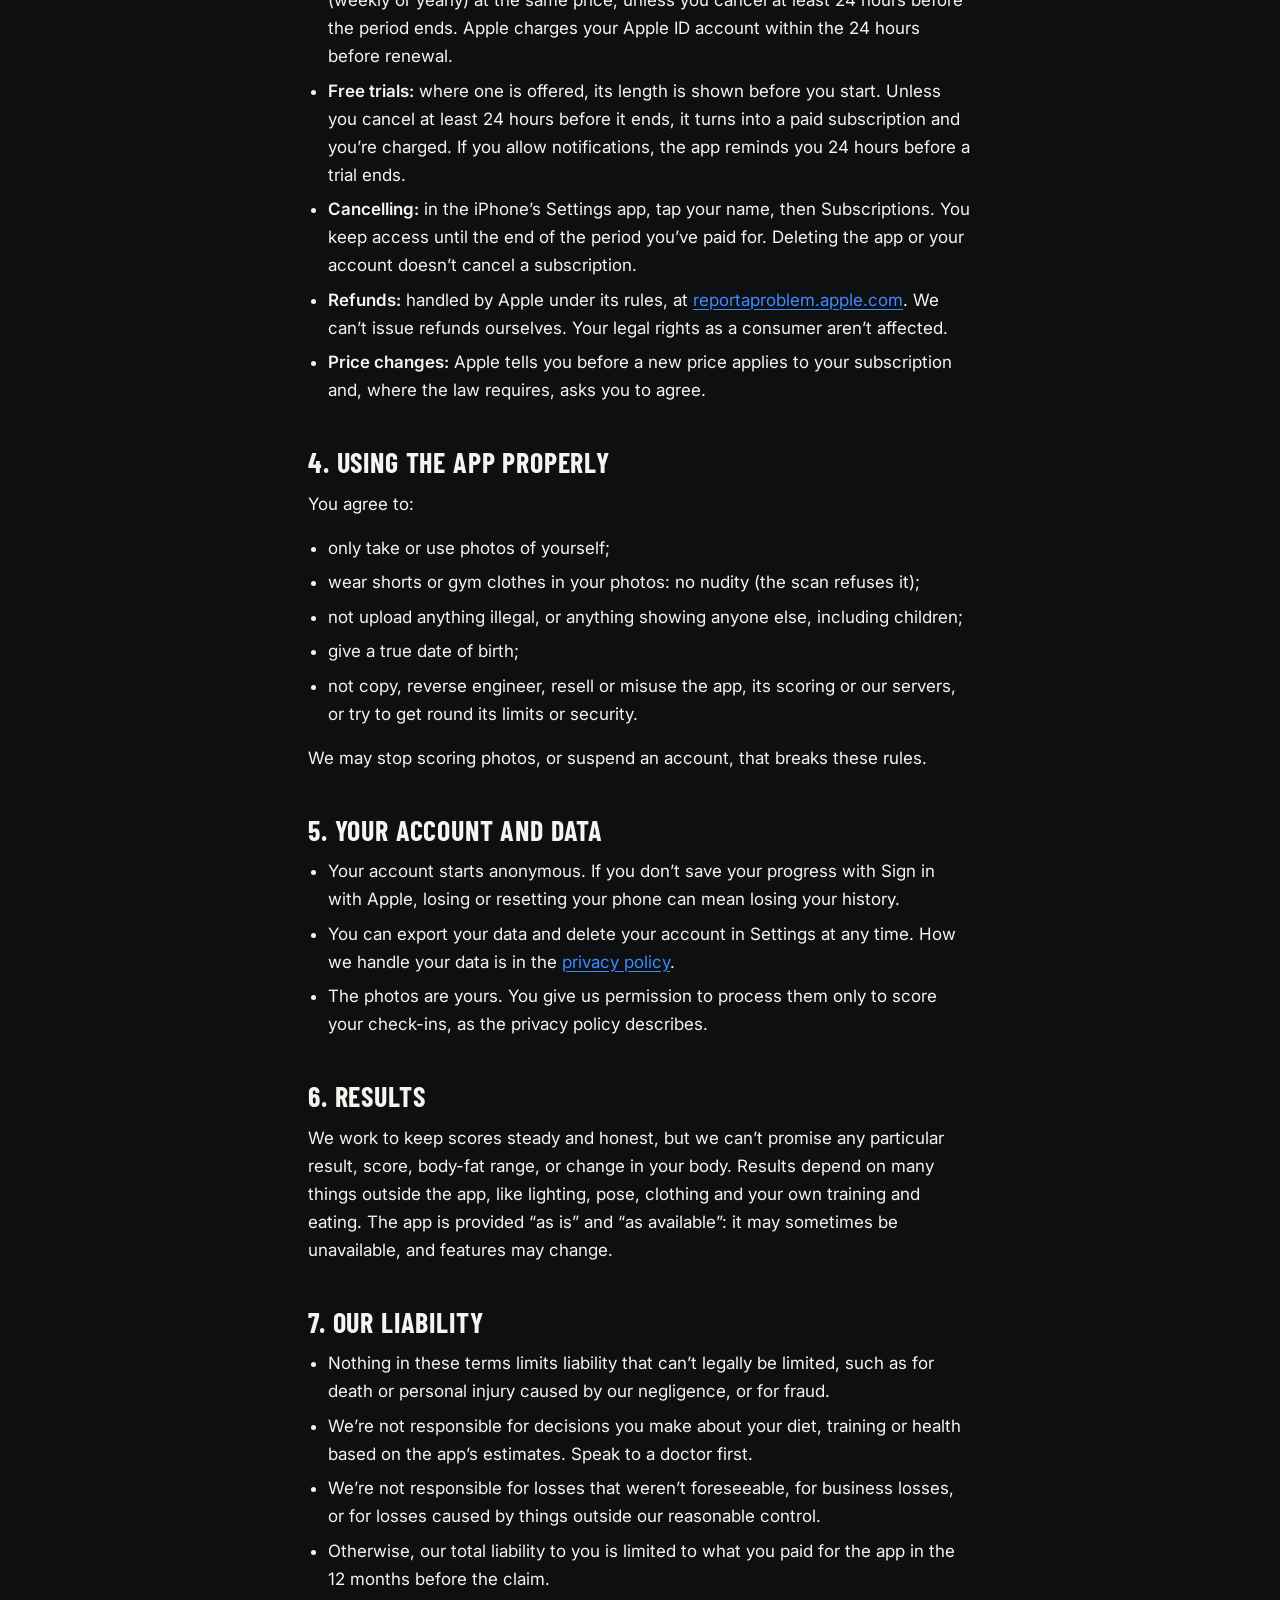
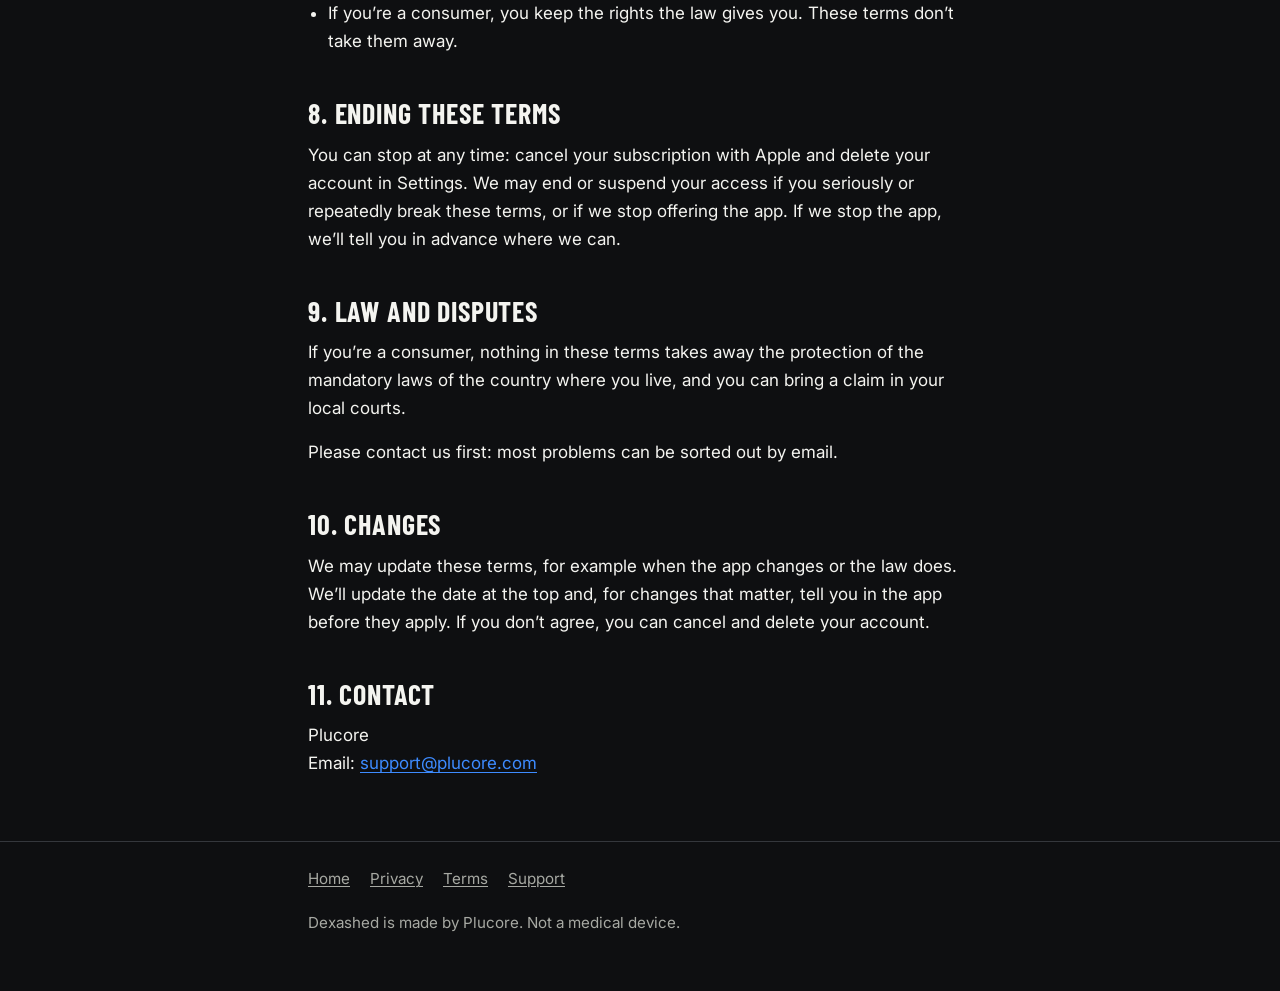
<file: terms.html>
<!doctype html>
<html lang="en-GB">
<head>
<meta charset="utf-8">
<meta name="viewport" content="width=device-width, initial-scale=1">
<title>Terms of use</title>
<meta name="description" content="The terms for using the app and its subscription.">
<link rel="preconnect" href="https://fonts.googleapis.com">
<link rel="preconnect" href="https://fonts.gstatic.com" crossorigin>
<link rel="stylesheet" href="https://fonts.googleapis.com/css2?family=Barlow+Condensed:wght@600;700&family=Inter:wght@400;600&display=swap">
<link rel="stylesheet" href="style.css">
</head>
<!--
  Numbers on this page come from the app's parameter file. Each is followed by a comment naming
  the parameter it came from. If the parameter changes, change the number here too.
-->
<body>
<header class="site"><div class="wrap">
  <a class="brand app" href="./"></a>
  <nav class="site" aria-label="Pages"><ul>
    <li><a href="privacy.html">Privacy</a></li>
    <li><a href="terms.html" aria-current="page">Terms</a></li>
    <li><a href="support.html">Support</a></li>
  </ul></nav>
</div></header>

<main><div class="wrap">
<h1>Terms of use</h1>
<p class="updated">Last updated: 23 October 2026</p>

<p class="lede">These terms are the agreement between you and Plucore (“we”, “us”) for using <span class="app"></span> (“the app”). By using the app you agree to them. Please read them with our <a href="privacy.html">privacy policy</a>.</p>

<p><a href="https://www.apple.com/legal/internet-services/itunes/dev/stdeula/">Apple’s standard licence agreement for apps</a> (the “Apple EULA”) also applies. Where the two differ, these terms add to it for the app; they don’t take away anything it gives you.</p>

<nav class="toc" aria-label="On this page"><ol>
  <li><a href="#estimate">An estimate, not medical advice</a></li>
  <li><a href="#who">Who can use the app</a></li>
  <li><a href="#subscription">Subscription and payment</a></li>
  <li><a href="#use">Using the app properly</a></li>
  <li><a href="#account">Your account and data</a></li>
  <li><a href="#results">Results</a></li>
  <li><a href="#liability">Our liability</a></li>
  <li><a href="#ending">Ending these terms</a></li>
  <li><a href="#law">Law and disputes</a></li>
  <li><a href="#changes">Changes</a></li>
  <li><a href="#contact">Contact</a></li>
</ol></nav>

<h2 id="estimate">1. An estimate, not medical advice</h2>
<div class="note">
<p><strong>Visual estimate from photos. Not a medical device. Talk to a doctor before changing diet or training.</strong></p>
</div>
<ul>
  <li>The physique score and body-fat range are estimates made by an AI model from your photos. They aren’t measurements and can be wrong.</li>
  <li>Calorie and macro targets come from a standard formula. Training plans are general guidance. None of it is medical, nutritional or professional advice for you personally.</li>
  <li>If you have a health condition, are pregnant, have had an eating disorder, or feel unwell while training, stop and speak to a doctor.</li>
  <li>The app isn’t made to detect, treat or monitor any medical condition.</li>
</ul>

<h2 id="who">2. Who can use the app</h2>
<ul>
  <li>You must be at least 13<!-- MIN_AGE -->, or at least 16<!-- MIN_AGE_STRICT --> in the EU, Iceland, Liechtenstein and Norway<!-- MIN_AGE_STRICT_REGIONS -->.</li>
  <li>13 to 17 year olds use the app in teen mode. If you’re under 18, please check with a parent or guardian before you subscribe.</li>
</ul>

<h2 id="subscription">3. Subscription and payment</h2>
<ul>
  <li><strong>What you get:</strong> your results, a plan, and a new check-in every 7<!-- SCAN_COOLDOWN_DAYS --> days, with one retake within 24<!-- RETAKE_WINDOW_H --> hours of a check-in.</li>
  <li><strong>Prices:</strong> shown in the app and the App Store, in your currency, before you buy. Apple takes the payment and any tax.</li>
  <li><strong>Auto-renewal:</strong> a subscription renews automatically at the end of each period (weekly or yearly) at the same price, unless you cancel at least 24<!-- STORE_CANCEL_CUTOFF_H --> hours before the period ends. Apple charges your Apple ID account within the 24 hours before renewal.</li>
  <li><strong>Free trials:</strong> where one is offered, its length is shown before you start. Unless you cancel at least 24<!-- STORE_CANCEL_CUTOFF_H --> hours before it ends, it turns into a paid subscription and you’re charged. If you allow notifications, the app reminds you 24<!-- TRIAL_REMINDER_H_BEFORE_END --> hours before a trial ends.</li>
  <li><strong>Cancelling:</strong> in the iPhone’s Settings app, tap your name, then Subscriptions. You keep access until the end of the period you’ve paid for. Deleting the app or your account doesn’t cancel a subscription.</li>
  <li><strong>Refunds:</strong> handled by Apple under its rules, at <a href="https://reportaproblem.apple.com/">reportaproblem.apple.com</a>. We can’t issue refunds ourselves. Your legal rights as a consumer aren’t affected.</li>
  <li><strong>Price changes:</strong> Apple tells you before a new price applies to your subscription and, where the law requires, asks you to agree.</li>
</ul>

<h2 id="use">4. Using the app properly</h2>
<p>You agree to:</p>
<ul>
  <li>only take or use photos of yourself;</li>
  <li>wear shorts or gym clothes in your photos: no nudity (the scan refuses it);</li>
  <li>not upload anything illegal, or anything showing anyone else, including children;</li>
  <li>give a true date of birth;</li>
  <li>not copy, reverse engineer, resell or misuse the app, its scoring or our servers, or try to get round its limits or security.</li>
</ul>
<p>We may stop scoring photos, or suspend an account, that breaks these rules.</p>

<h2 id="account">5. Your account and data</h2>
<ul>
  <li>Your account starts anonymous. If you don’t save your progress with Sign in with Apple, losing or resetting your phone can mean losing your history.</li>
  <li>You can export your data and delete your account in Settings at any time. How we handle your data is in the <a href="privacy.html">privacy policy</a>.</li>
  <li>The photos are yours. You give us permission to process them only to score your check-ins, as the privacy policy describes.</li>
</ul>

<h2 id="results">6. Results</h2>
<p>We work to keep scores steady and honest, but we can’t promise any particular result, score, body-fat range, or change in your body. Results depend on many things outside the app, like lighting, pose, clothing and your own training and eating. The app is provided “as is” and “as available”: it may sometimes be unavailable, and features may change.</p>

<h2 id="liability">7. Our liability</h2>
<ul>
  <li>Nothing in these terms limits liability that can’t legally be limited, such as for death or personal injury caused by our negligence, or for fraud.</li>
  <li>We’re not responsible for decisions you make about your diet, training or health based on the app’s estimates. Speak to a doctor first.</li>
  <li>We’re not responsible for losses that weren’t foreseeable, for business losses, or for losses caused by things outside our reasonable control.</li>
  <li>Otherwise, our total liability to you is limited to what you paid for the app in the 12 months before the claim.</li>
  <li>If you’re a consumer, you keep the rights the law gives you. These terms don’t take them away.</li>
</ul>

<h2 id="ending">8. Ending these terms</h2>
<p>You can stop at any time: cancel your subscription with Apple and delete your account in Settings. We may end or suspend your access if you seriously or repeatedly break these terms, or if we stop offering the app. If we stop the app, we’ll tell you in advance where we can.</p>

<h2 id="law">9. Law and disputes</h2>
<p>If you’re a consumer, nothing in these terms takes away the protection of the mandatory laws of the country where you live, and you can bring a claim in your local courts.</p>
<p>Please contact us first: most problems can be sorted out by email.</p>

<h2 id="changes">10. Changes</h2>
<p>We may update these terms, for example when the app changes or the law does. We’ll update the date at the top and, for changes that matter, tell you in the app before they apply. If you don’t agree, you can cancel and delete your account.</p>

<h2 id="contact">11. Contact</h2>
<p>Plucore<br>Email: <a href="mailto:support@plucore.com">support@plucore.com</a></p>
</div></main>

<footer class="site"><div class="wrap">
  <ul>
    <li><a href="./">Home</a></li>
    <li><a href="privacy.html">Privacy</a></li>
    <li><a href="terms.html">Terms</a></li>
    <li><a href="support.html">Support</a></li>
  </ul>
  <p><span class="app"></span> is made by Plucore. Not a medical device.</p>
</div></footer>
</body>
</html>
</file>
<file: style.css>
/* The app's name lives here and nowhere else. Change the quoted text to rename every page. */
:root { --app-name: "Dexashed"; }

/* Look: the app's "Coach" direction. Near-black, chalk, one accent; Barlow Condensed headings,
   Inter text. Every text colour below is WCAG AA on the background and the surface. */
:root {
  --bg: #0E0F11;
  --surface: #1A1C1F;
  --border: #34373C;
  --text: #F4F4F0;
  --text-2: #A7A9A3;
  --accent: #3D8BFF;
  --on-accent: #0E0F11;
  --heading: "Barlow Condensed", "Arial Narrow", system-ui, sans-serif;
  --body: "Inter", system-ui, -apple-system, "Segoe UI", sans-serif;
  color-scheme: dark;
}

.app::before { content: var(--app-name); }

*, *::before, *::after { box-sizing: border-box; }

html { -webkit-text-size-adjust: 100%; text-size-adjust: 100%; }

body {
  margin: 0;
  background: var(--bg);
  color: var(--text);
  font: 400 1.0625rem/1.65 var(--body);
}

.wrap { max-width: 44rem; margin: 0 auto; padding: 0 1.25rem; }

header.site { border-bottom: 1px solid var(--border); }
header.site .wrap {
  display: flex; flex-wrap: wrap; align-items: center; justify-content: space-between;
  gap: .5rem 1.25rem; padding-top: 1rem; padding-bottom: 1rem;
}
.brand {
  font: 700 1.5rem/1 var(--heading); text-transform: uppercase; letter-spacing: .04em;
  color: var(--text); text-decoration: none;
}
nav.site ul { display: flex; flex-wrap: wrap; gap: .25rem 1.25rem; list-style: none; margin: 0; padding: 0; }
nav.site a {
  font: 600 1rem/1 var(--heading); text-transform: uppercase; letter-spacing: .08em;
  color: var(--text-2); text-decoration: none; display: inline-block; padding: .75rem 0;
}
nav.site a:hover, nav.site a[aria-current="page"] { color: var(--text); }
nav.site a[aria-current="page"] { box-shadow: inset 0 -2px 0 var(--accent); }

main { padding: 2.5rem 0 3rem; }

h1, h2, h3 { font-family: var(--heading); text-transform: uppercase; line-height: 1.05; }
h1 { font-size: clamp(2.5rem, 9vw, 3.75rem); font-weight: 700; letter-spacing: .01em; margin: 0 0 .5rem; }
h2 { font-size: 1.75rem; font-weight: 700; letter-spacing: .03em; margin: 2.75rem 0 .75rem; scroll-margin-top: 1rem; }
h3 { font-size: 1.3rem; font-weight: 600; letter-spacing: .04em; margin: 1.75rem 0 .5rem; }

p, ul, ol, table { margin: 0 0 1rem; }
ul, ol { padding-left: 1.25rem; }
li { margin-bottom: .4rem; }
strong { font-weight: 600; }

a { color: var(--accent); text-underline-offset: .15em; }
a:hover { text-decoration-thickness: 2px; }
a:focus-visible { outline: 2px solid var(--accent); outline-offset: 2px; border-radius: 2px; }

.updated { color: var(--text-2); font-size: .95rem; margin-bottom: 2rem; }
.lede { font-size: 1.2rem; color: var(--text); }
.muted { color: var(--text-2); }

.note {
  background: var(--surface); border-left: 3px solid var(--accent);
  padding: 1rem 1.1rem; margin: 1.5rem 0; border-radius: 0 6px 6px 0;
}
.note p:last-child, .note ul:last-child { margin-bottom: 0; }

.toc { background: var(--surface); padding: 1rem 1.1rem; border-radius: 6px; margin-bottom: 2rem; }
.toc ol { margin: 0; columns: 2 14rem; column-gap: 2rem; }
.toc li { break-inside: avoid; }

.table-scroll { overflow-x: auto; margin: 0 0 1rem; }
table { border-collapse: collapse; width: 100%; font-size: .975rem; }
th, td { text-align: left; vertical-align: top; padding: .6rem .75rem .6rem 0; border-bottom: 1px solid var(--border); }
th {
  font: 600 .95rem/1.2 var(--heading); text-transform: uppercase; letter-spacing: .06em; color: var(--text-2);
}

.cards { display: grid; gap: .75rem; padding: 0; list-style: none; margin: 1.5rem 0 2rem; }
@media (min-width: 40rem) { .cards { grid-template-columns: repeat(3, 1fr); } }
.cards a {
  display: block; background: var(--surface); border: 1px solid var(--border); border-radius: 6px;
  padding: 1.1rem; color: var(--text); text-decoration: none; height: 100%;
}
.cards a:hover { border-color: var(--accent); }
.cards strong {
  display: block; font: 700 1.4rem/1.1 var(--heading); text-transform: uppercase; letter-spacing: .04em;
  color: var(--accent); margin-bottom: .35rem;
}
.cards span { color: var(--text-2); font-size: .95rem; }

details { border-bottom: 1px solid var(--border); padding: .25rem 0; }
summary {
  cursor: pointer; padding: .75rem 0; font-weight: 600; list-style-position: outside; margin-left: 1rem;
}
summary:focus-visible { outline: 2px solid var(--accent); outline-offset: 2px; }
details > :not(summary) { margin-left: 1rem; }

footer.site { border-top: 1px solid var(--border); padding: 1.5rem 0 2.5rem; color: var(--text-2); font-size: .95rem; }
footer.site ul { display: flex; flex-wrap: wrap; gap: .25rem 1.25rem; list-style: none; padding: 0; margin: 0 0 .75rem; }
footer.site a { color: var(--text-2); }
footer.site a:hover { color: var(--text); }

@media (prefers-reduced-motion: reduce) { * { scroll-behavior: auto; } }
</file>
